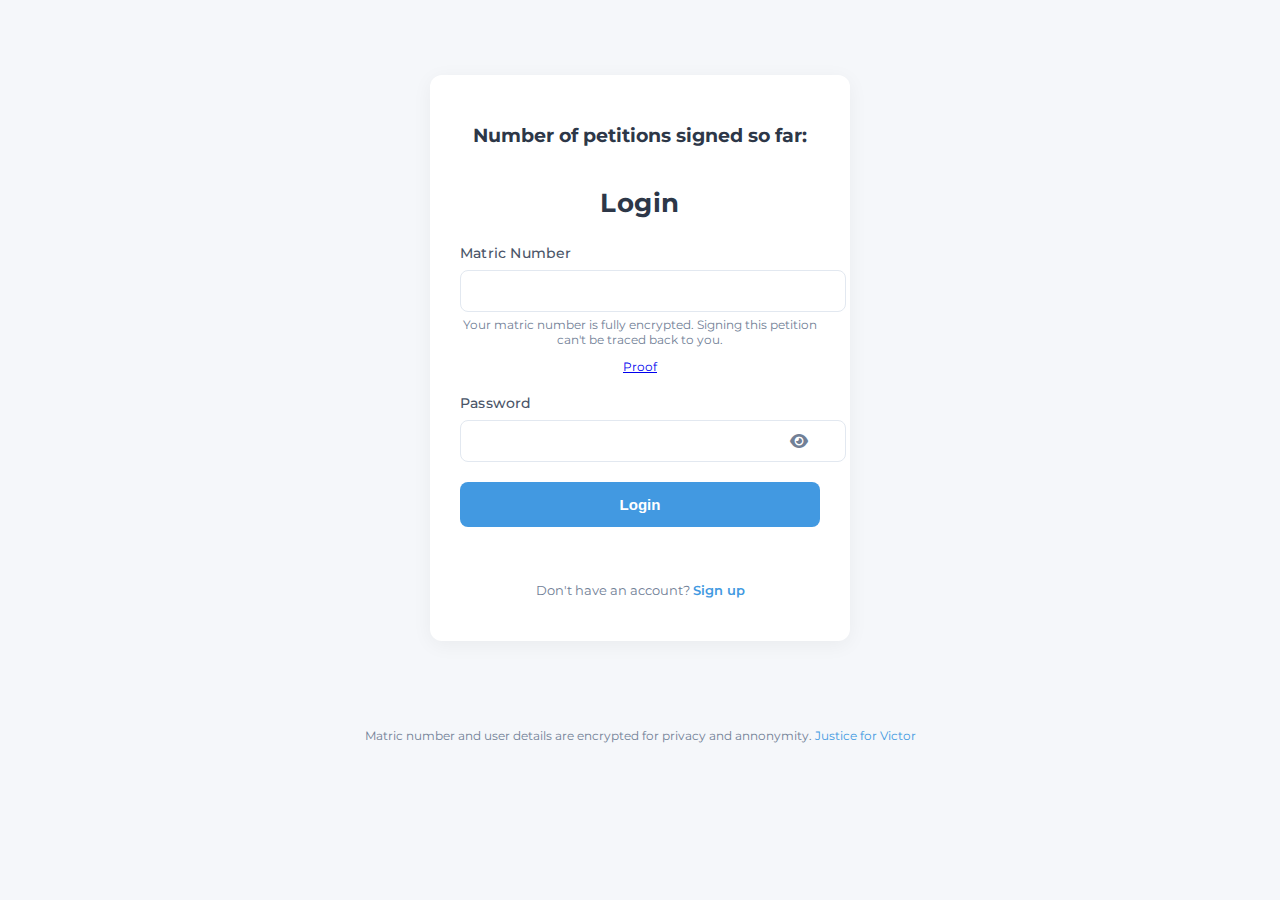
<file: index.html>
<!DOCTYPE html>
<html lang="en">
<head>
    <meta charset="UTF-8">
    <meta name="viewport" content="width=device-width, initial-scale=1.0">
    <title>Login - Petition Site</title>
    <link rel="stylesheet" href="styles.css">
    <link href="https://fonts.googleapis.com/css2?family=Montserrat:wght@400;500;600;700&display=swap" rel="stylesheet">
    <link rel="stylesheet" href="https://cdnjs.cloudflare.com/ajax/libs/font-awesome/6.4.0/css/all.min.css">
</head>
<body>
    <div class="container">
        <h3>Number of petitions signed so far: <h3 style="color: #4a77c6;" id="petition-count"></h3></h3>
        <h1>Login</h1>
        <form id="login-form">
            <div class="form-group">
                <label for="matric">Matric Number</label>
                <input type="text" id="matric" name="matric" required>
                <small class="encryption-note" style="text-align: center;">Your matric number is fully encrypted. Signing this petition can't be traced back to you.
                    <p><a href="https://github.com/Firesolami/justice-for-victor/blob/main/controllers/auth.controller.js#L28" target="_blank" rel="noopener noreferrer">Proof</a></p>
                </small>
            </div>
            <div class="form-group password-group">
                <label for="password">Password</label>
                <div class="password-wrapper">
                    <input type="password" id="password" name="password" required>
                    <span class="password-toggle" onclick="togglePassword('password', this)">
                        <i class="fas fa-eye"></i>
                    </span>
                </div>
            </div>
            <button type="submit" id="login-btn">
                <span class="btn-text">Login</span>
                <span class="spinner hidden"><i class="fas fa-spinner fa-spin"></i></span>
            </button>
        </form>
        <div id="login-message" class="message"></div>
        <p class="link-text">Don't have an account? <a href="/signup.html">Sign up</a></p>
    </div>
    <footer class="footer">
        <p>Matric number and user details are encrypted for privacy and annonymity. <a href="https://github.com/Firesolami/justice-for-victor/blob/main/controllers/auth.controller.js#L28" target="_blank" rel="noopener noreferrer">Justice for Victor</a></p>
    </footer>
    
    <script src="script.js"></script>
</body>
</html>
</file>
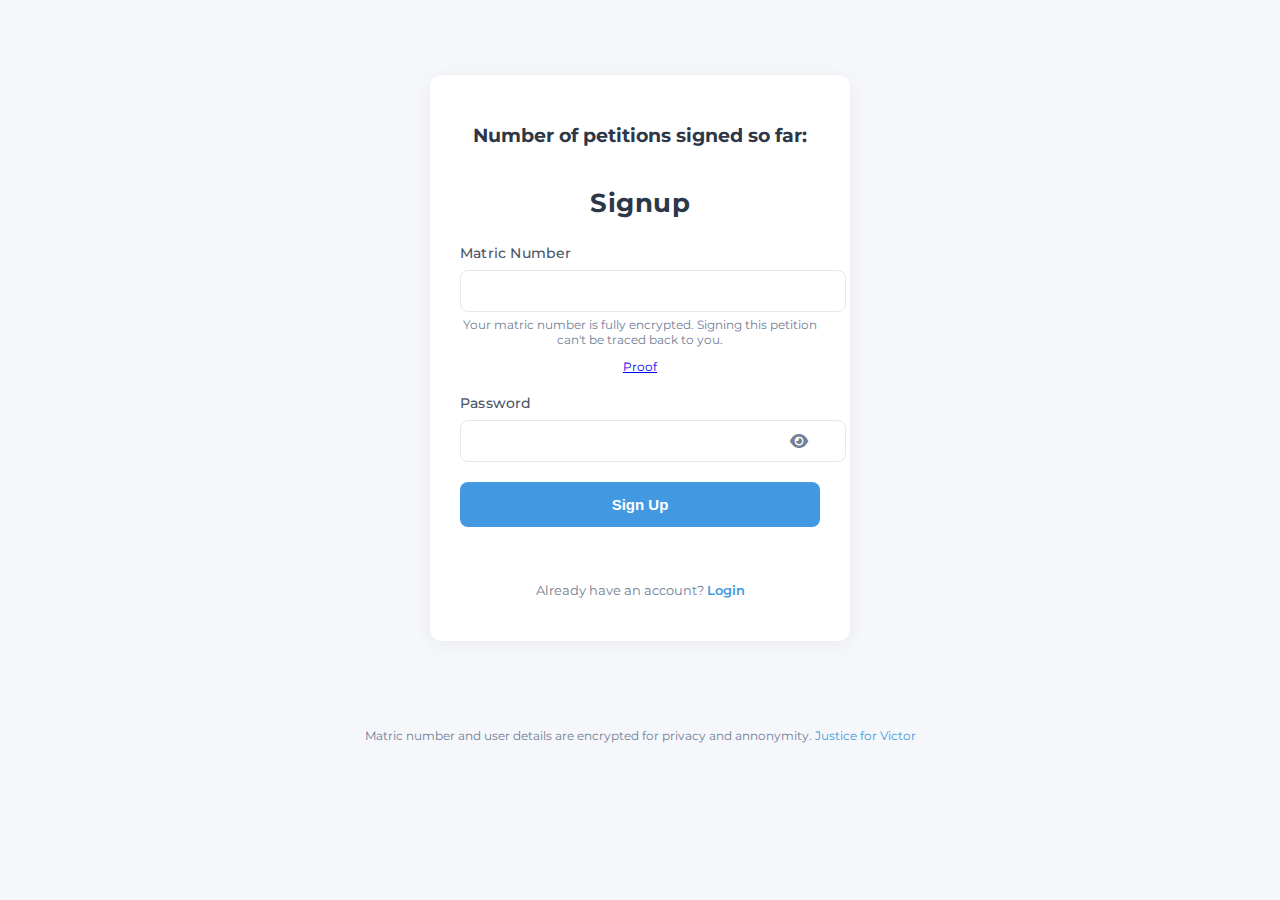
<file: petition.html>
<!DOCTYPE html>
<html lang="en">
<head>
    <meta charset="UTF-8">
    <meta name="viewport" content="width=device-width, initial-scale=1.0">
    <title>Petition - Petition Site</title>
    <link rel="stylesheet" href="styles.css">
    <link href="https://fonts.googleapis.com/css2?family=Montserrat:wght@400;500;600;700&display=swap" rel="stylesheet">
</head>
<body>
    <div class="container">
        <h3>Number of petitions signed so far: <h3 style="color: #4a77c6;" id="petition-count"></h3></h3>
        <h1>Support Our Petition</h1>
        <div style="text-align: center;">
            <img src="/plx.png" alt="😔" width="50" height="50">
        </div>
        <div class="accordion">
            <button class="accordion-btn">Read the Petition</button>
            <div class="accordion-content">
                <p>Subject: Appeal for Reconsideration of Victor Ibironke's Disqualification for BUCC VP Academics<br><br>
                    This letter is to appeal the decision to disqualify Victor Ibironke for the position of BUCC Vice President Academics. The reason for the disqualification as stated in the results was that he was campaigning during the elections.<br><br>
                    We can provide ample proof that every member of his team stood against any form of campaign during elections as we believe in following due process and upholding the law that has kept BUCC's electoral practices free and fair over the years.<br><br>
                    Given the substantial margin of 248 votes, with Victor securing over 640 votes, it is highly improbable that this significant level of support was solely influenced by any form of campaign during the few hours in which the voting took place. This significant vote difference highlights the strong support he received from the voters.<br><br>
                    We acknowledge that an unintentional oversight regarding the rules of campaign may have occurred due to a lack of complete clarity on its interpretation but immediate action was taken when this oversight was pointed out.<br><br>
                    Considering the significant student support demonstrated by the election results and our commitment to a fair democratic process, we respectfully request a re-run for the position of BUCC Vice President Academics. This would allow the student body to exercise their will based on a clear understanding of the electoral rules by all candidates.<br><br>
                    Thank you again for the opportunity to appeal this disqualification decision and we know that without a doubt, ignorance would not repeat itself.<br><br>
                    We hope to hear from you soon with a favourable response.</p>
            </div>
        </div>
        <form id="petition-form">
            <div class="form-group checkbox-group">
                <label>
                    <input type="checkbox" id="terms" name="terms" required>
                    I agree to the <a href="terms.html">Terms and Conditions</a>
                </label>
            </div>
            <button type="submit" disabled id="sign-btn">
                <span class="btn-text">Sign Petition</span>
                <span class="spinner hidden"><i class="fas fa-spinner fa-spin"></i></span>
            </button>
        </form>
        <div id="petition-message" class="message"></div>
        <p class="link-text"><a href="#" onclick="localStorage.removeItem('authToken'); window.location.href='/index.html'; return false;">Logout</a></p>
    </div>
    <footer class="footer">
        <p>Matric number and user details are encrypted for privacy and annonymity. <a href="https://github.com/Firesolami/justice-for-victor/blob/main/controllers/auth.controller.js#L28" target="_blank" rel="noopener noreferrer">Justice for Victor</a></p>
    </footer>
    <script src="script.js"></script>
</body>
</html>
</file>
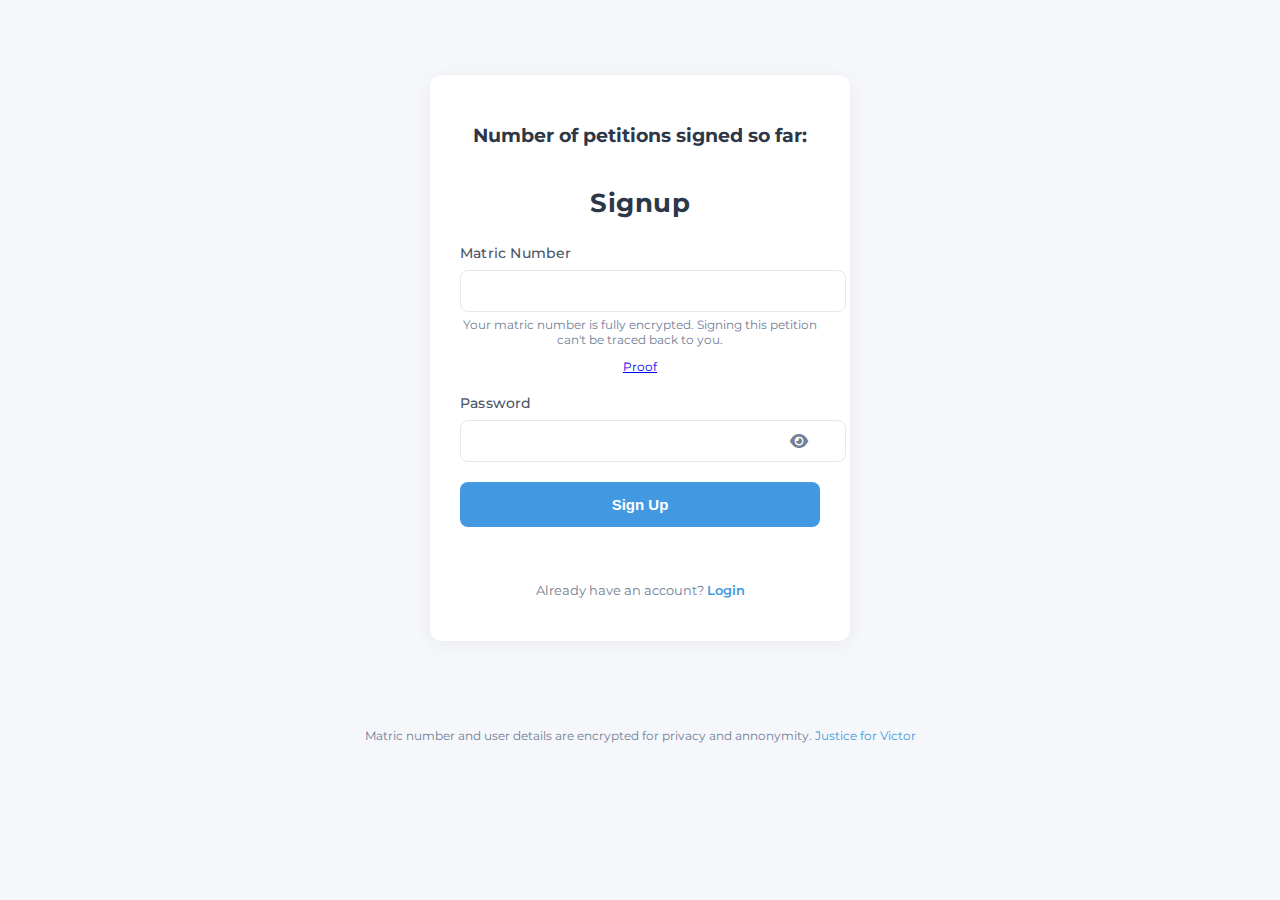
<file: signup.html>
<!DOCTYPE html>
<html lang="en">
<head>
    <meta charset="UTF-8">
    <meta name="viewport" content="width=device-width, initial-scale=1.0">
    <title>Signup - Petition Site</title>
    <link rel="stylesheet" href="styles.css">
    <link href="https://fonts.googleapis.com/css2?family=Montserrat:wght@400;500;600;700&display=swap" rel="stylesheet">
    <link rel="stylesheet" href="https://cdnjs.cloudflare.com/ajax/libs/font-awesome/6.4.0/css/all.min.css">
</head>
<body>
    <div class="container">
        <h3>Number of petitions signed so far: <h3 style="color: #4a77c6;" id="petition-count"></h3></h3>
        <h1>Signup</h1>
        <form id="signup-form">
            <div class="form-group">
                <label for="matric">Matric Number</label>
                <input type="text" id="matric" name="matric" required>
                <small class="encryption-note" style="text-align: center;">Your matric number is fully encrypted. Signing this petition can't be traced back to you.
                    <p><a href="https://github.com/Firesolami/justice-for-victor/blob/main/controllers/auth.controller.js#L28" target="_blank" rel="noopener noreferrer">Proof</a></p>
                </small>
            </div>
            <div class="form-group password-group">
                <label for="password">Password</label>
                <div class="password-wrapper">
                    <input type="password" id="password" name="password" required>
                    <span class="password-toggle" onclick="togglePassword('password', this)">
                        <i class="fas fa-eye"></i>
                    </span>
                </div>
            </div>
            <button type="submit" id="signup-btn">
                <span class="btn-text">Sign Up</span>
                <span class="spinner hidden"><i class="fas fa-spinner fa-spin"></i></span>
            </button>
        </form>
        <div id="signup-message" class="message"></div>
        <p class="link-text">Already have an account? <a href="/index.html">Login</a></p>
    </div>
    <footer class="footer">
        <p>Matric number and user details are encrypted for privacy and annonymity. <a href="https://github.com/Firesolami/justice-for-victor/blob/main/controllers/auth.controller.js#L28" target="_blank" rel="noopener noreferrer">Justice for Victor</a></p>
    </footer>
    <script src="script.js"></script>
</body>
</html>
</file>
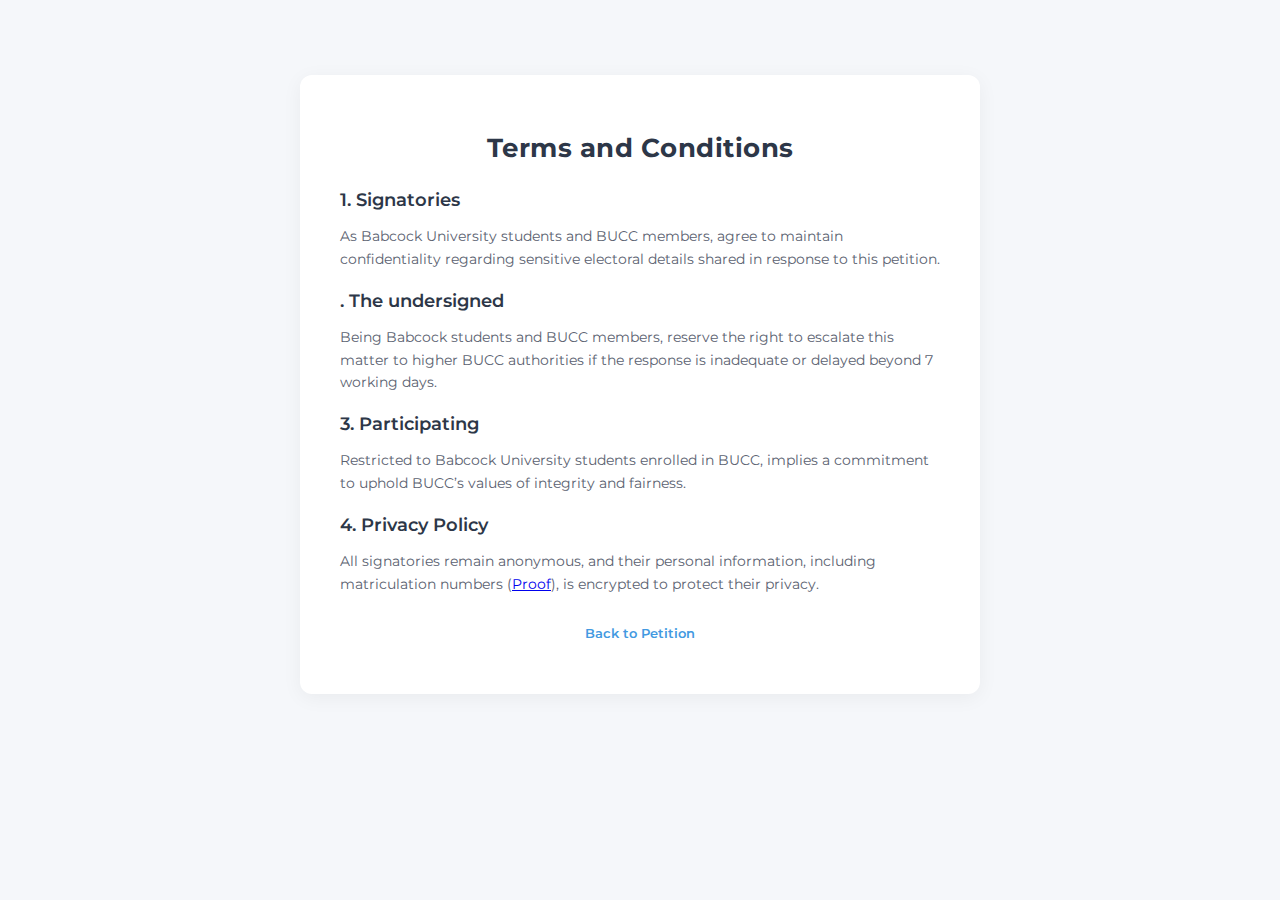
<file: terms.html>
<!DOCTYPE html>
<html lang="en">
<head>
    <meta charset="UTF-8">
    <meta name="viewport" content="width=device-width, initial-scale=1.0">
    <title>Terms and Conditions - Petition Site</title>
    <link rel="stylesheet" href="styles.css">
    <link href="https://fonts.googleapis.com/css2?family=Montserrat:wght@400;500;600;700&display=swap" rel="stylesheet">
</head>
<body>
    <div class="container terms-container">
        <h1>Terms and Conditions</h1>
        <div class="terms-content">
            <h2>1. Signatories</h2>
            <p>As Babcock University students and BUCC members, agree to maintain confidentiality regarding sensitive electoral details shared in response to this petition.</p>

            <h2>. The undersigned</h2>
            <p>Being Babcock students and BUCC members, reserve the right to escalate this matter to higher BUCC authorities if the response is inadequate or delayed beyond 7 working days.  
            </p>

            <h2>3. Participating</h2>
            <p> Restricted to Babcock University students enrolled in BUCC, implies a commitment to uphold BUCC’s values of integrity and fairness.  
            </p>

            <h2>4. Privacy Policy</h2>
            <p>All signatories remain anonymous, and their personal information, including matriculation numbers (<a href="https://github.com/Firesolami/justice-for-victor/blob/main/controllers/auth.controller.js#L28" target="_blank" rel="noopener noreferrer">Proof</a>), is encrypted to protect their privacy.</p>

           
        </div>
        <p class="link-text"><a href="/petition.html">Back to Petition</a></p>
    </div>
</body>
</html>
</file>
<file: styles.css>
body {
    font-family: 'Montserrat', sans-serif;
    margin: 0;
    padding: 0;
    min-height: 100vh;
    display: flex;
    flex-direction: column;
    background: #f5f7fa;
    color: #2d3748;
}

/* Petition Count Display */
h3 {
    text-align: center;
    margin-bottom: 20px;
    display: flex;
    align-items: center;
    justify-content: center;
    gap: 5px;
}

h3 h3 {
    margin: 0;
    display: inline;
}

.container {
    width: 100%;
    max-width: 360px;
    margin: 75px auto; /* Centered horizontally */
    padding: 30px;
    background: #ffffff;
    border-radius: 12px;
    box-shadow: 0 4px 20px rgba(0, 0, 0, 0.05);
    transition: box-shadow 0.3s ease;
}

.container:hover {
    box-shadow: 0 6px 25px rgba(0, 0, 0, 0.1);
}

/* Specific styling for Terms page container */
.terms-container {
    max-width: 600px;
    padding: 40px;
}

h1 {
    text-align: center;
    font-size: 26px;
    font-weight: 700;
    color: #2d3748;
    margin-bottom: 25px;
    letter-spacing: 0.5px;
}

.form-group {
    margin-bottom: 20px;
}

label {
    display: block;
    font-size: 14px;
    font-weight: 500;
    color: #4a5568;
    margin-bottom: 8px;
    letter-spacing: 0.2px;
}

input[type="text"],
input[type="email"],
input[type="password"] {
    width: 100%;
    padding: 12px;
    border: 1px solid #e2e8f0;
    border-radius: 8px;
    font-size: 14px;
    font-weight: 400;
    background: #ffffff;
    transition: border-color 0.3s ease, box-shadow 0.3s ease;
    -webkit-appearance: none;
    -moz-appearance: none;
    appearance: none;
}

input[type="text"]:focus,
input[type="email"]:focus,
input[type="password"]:focus {
    border-color: #4299e1;
    box-shadow: 0 0 6px rgba(66, 153, 225, 0.2);
    outline: none;
}

/* Encryption Note Styling */
.encryption-note {
    display: block;
    font-size: 12px;
    color: #718096;
    margin-top: 5px;
    font-weight: 400;
}

/* Password Toggle Styling */
.password-group {
    position: relative;
}

.password-wrapper {
    position: relative;
}

.password-toggle {
    position: absolute;
    right: 12px;
    top: 50%;
    transform: translateY(-50%);
    cursor: pointer;
    color: #718096;
    font-size: 16px;
    transition: color 0.3s ease;
}

.password-toggle:hover {
    color: #4299e1;
}

/* Button with Spinner */
button {
    position: relative;
    width: 100%;
    padding: 14px;
    background: #4299e1;
    color: white;
    border: none;
    border-radius: 8px;
    font-size: 15px;
    font-weight: 600;
    cursor: pointer;
    transition: background 0.3s ease;
    display: flex;
    align-items: center;
    justify-content: center;
    touch-action: manipulation;
}

button:disabled {
    background: #a0aec0;
    cursor: not-allowed;
}

button:hover:not(:disabled) {
    background: #3182ce;
}

.spinner {
    margin-left: 10px;
}

.spinner.hidden {
    display: none;
}

.link-text {
    text-align: center;
    margin-top: 20px;
    font-size: 13px;
    font-weight: 400;
    color: #718096;
}

.link-text a {
    color: #4299e1;
    font-weight: 600;
    text-decoration: none;
}

.link-text a:hover {
    color: #3182ce;
    text-decoration: underline;
}

/* Accordion Styling */
.accordion {
    margin-bottom: 20px;
}

.accordion-btn {
    width: 100%;
    padding: 12px;
    background: #edf2f7;
    border: 1px solid #e2e8f0;
    border-radius: 8px;
    text-align: left;
    font-size: 14px;
    font-weight: 600;
    color: #4a5568;
    cursor: pointer;
    transition: background 0.3s ease;
    touch-action: manipulation;
}

.accordion-btn:hover {
    background: #e2e8f0;
}

.accordion-content {
    max-height: 0;
    overflow: hidden;
    padding: 0 15px;
    background: #edf2f7;
    border: 1px solid #e2e8f0;
    border-top: none;
    border-radius: 0 0 8px 8px;
    transition: max-height 0.3s ease, padding 0.3s ease;
}

.accordion-content.active {
    max-height: 200px;
    padding: 15px;
    overflow-y: auto;
    -webkit-overflow-scrolling: touch;
}

.accordion-content {
    scrollbar-width: thin;
    scrollbar-color: #a0aec0 #e2e8f0;
}

.accordion-content::-webkit-scrollbar {
    width: 6px;
}

.accordion-content::-webkit-scrollbar-track {
    background: #e2e8f0;
    border-radius: 8px;
}

.accordion-content::-webkit-scrollbar-thumb {
    background: #a0aec0;
    border-radius: 8px;
}

.accordion-content::-webkit-scrollbar-thumb:hover {
    background: #718096;
}

.accordion-content p {
    margin: 0;
    font-size: 13px;
    font-weight: 400;
    color: #5a6170;
    line-height: 1.5;
}

/* Checkbox Styling */
.checkbox-group {
    display: flex;
    align-items: center;
}

.checkbox-group label {
    margin: 0;
    font-size: 13px;
    font-weight: 500;
    color: #4a5568;
}

.checkbox-group input[type="checkbox"] {
    margin-right: 10px;
    accent-color: #4299e1;
}

.checkbox-group a {
    color: #4299e1;
    text-decoration: none;
}

.checkbox-group a:hover {
    color: #3182ce;
    text-decoration: underline;
}

/* Terms and Conditions Content Styling */
.terms-content {
    margin-bottom: 30px;
}

.terms-content h2 {
    font-size: 18px;
    font-weight: 600;
    color: #2d3748;
    margin-top: 20px;
    margin-bottom: 10px;
}

.terms-content p {
    font-size: 14px;
    font-weight: 400;
    color: #5a6170;
    line-height: 1.6;
    margin-bottom: 15px;
}

/* Message Styling */
.message {
    margin-top: 15px;
    padding: 10px;
    border-radius: 6px;
    font-size: 13px;
    font-weight: 500;
    text-align: center;
    opacity: 0;
    transform: translateY(10px);
    transition: opacity 0.3s ease, transform 0.3s ease;
}

.message.show {
    opacity: 1;
    transform: translateY(0);
}

.message.success {
    background: #e6fffa;
    color: #2b6cb0;
    border: 1px solid #b2f5ea;
}

.message.error {
    background: #fff1f0;
    color: #c53030;
    border: 1px solid #feb2b2;
}

/* Footer Styling */
.footer {
    /* margin-top: 5px; */
    /* padding: 7px 0; */
    text-align: center;
    font-size: 12px;
    color: #718096;
    width: 100%;
    background: #f5f7fa;
}

.footer a {
    color: #4299e1;
    text-decoration: none;
}

.footer a:hover {
    color: #3182ce;
    text-decoration: underline;
}

/* Mobile Responsiveness */
@media (max-width: 480px) {
    body {
        padding-bottom: 60px; /* Space for footer */
    }

    .container {
        max-width: 90%;
        margin: 10px auto;
        padding: 20px;
        border-radius: 10px;
    }

    .terms-container {
        max-width: 90%;
        padding: 25px;
    }

    h1 {
        font-size: 20px;
        margin-bottom: 20px;
    }

    .form-group {
        margin-bottom: 15px;
    }

    input[type="text"],
    input[type="email"],
    input[type="password"] {
        padding: 10px;
        font-size: 14px;
        border-radius: 6px;
    }

    .encryption-note {
        font-size: 11px;
    }

    .password-toggle {
        right: 10px;
        font-size: 14px;
    }

    button {
        padding: 12px;
        font-size: 14px;
        border-radius: 6px;
    }

    .accordion-btn {
        padding: 10px;
        font-size: 14px;
        border-radius: 6px;
    }

    .accordion-content.active {
        max-height: 150px;
        padding: 10px 15px;
    }

    .accordion-content p {
        font-size: 13px;
        line-height: 1.6;
    }

    .checkbox-group label {
        font-size: 13px;
    }

    .link-text {
        font-size: 13px;
        margin-top: 15px;
    }

    .terms-content h2 {
        font-size: 16px;
        margin-top: 15px;
    }

    .terms-content p {
        font-size: 13px;
        line-height: 1.6;
    }

    .message {
        font-size: 12px;
        padding: 8px;
    }

    .footer {
        font-size: 11px;
        padding: 15px 0;
    }
}
</file>
